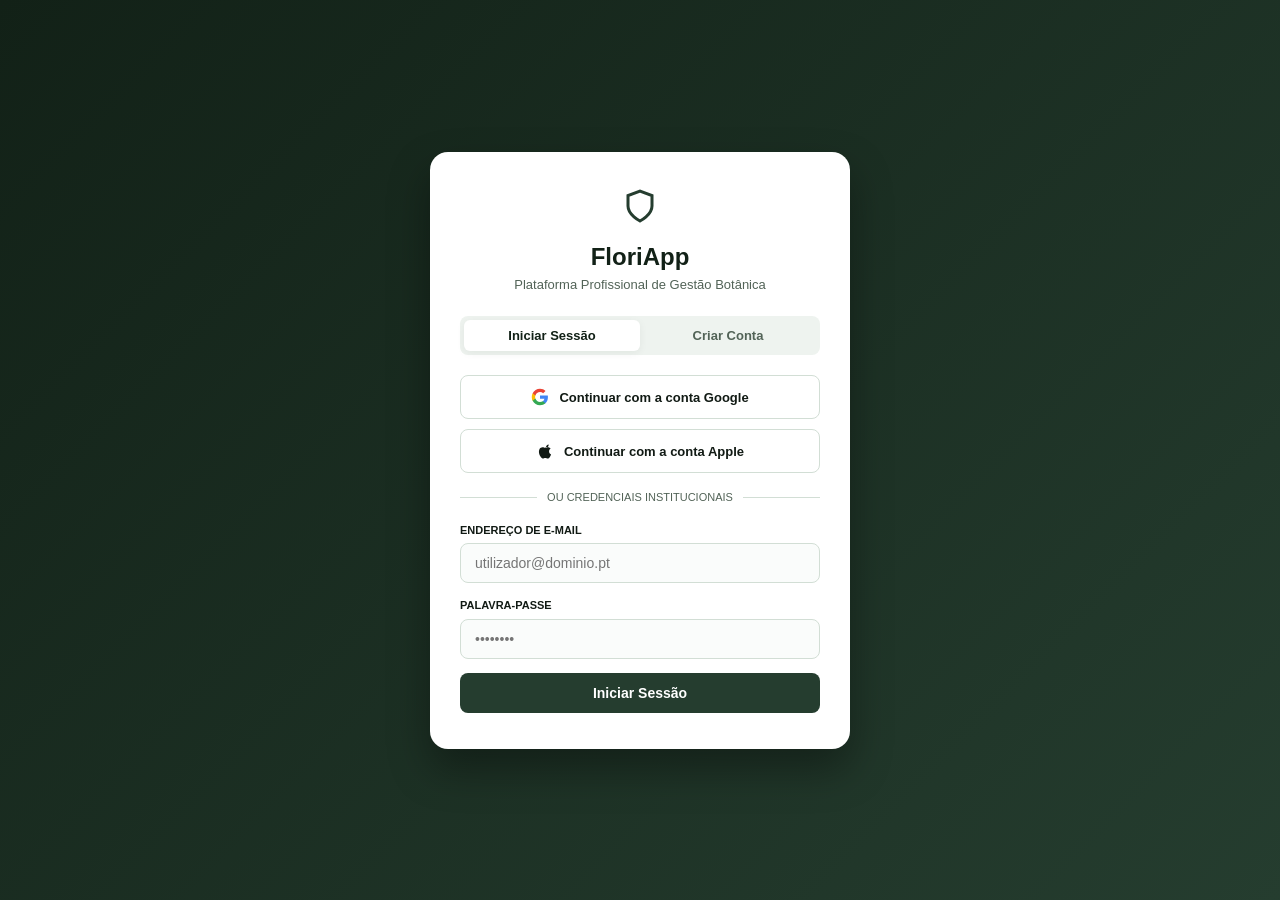
<file: index.html>
<!DOCTYPE html>
<html lang="pt">
<head>
  <meta charset="UTF-8">
  <meta name="viewport" content="width=device-width, initial-scale=1.0">
  <title>FloriApp - Gestão Botânica Profissional</title>

  <!-- PWA, Favicons e Cores (Apontados para assets/icons/) -->
  <link rel="manifest" href="./manifest.json">
  <link rel="icon" type="image/svg+xml" href="./assets/icons/icon-192.svg">
  <link rel="apple-touch-icon" href="./assets/icons/icon-192.svg">
  <meta name="theme-color" content="#122117">

  <link rel="stylesheet" href="css/main.css">
</head>
<body>

  <!-- ========================================== -->
  <!-- ECRÃ DE AUTENTICAÇÃO                       -->
  <!-- ========================================== -->
  <section id="auth-screen" class="auth-wrapper">
    <div class="auth-card">
      <div class="auth-header">
        <svg width="36" height="36" viewBox="0 0 24 24" fill="none" stroke="#253d2f" stroke-width="2"><path d="M12 22s8-4 8-10V5l-8-3-8 3v7c0 6 8 10 8 10z"/></svg>
        <h1>FloriApp</h1>
        <p>Plataforma Profissional de Gestão Botânica</p>
      </div>

      <div class="auth-tabs">
        <button type="button" class="auth-tab-btn active" id="tab-login-btn">Iniciar Sessão</button>
        <button type="button" class="auth-tab-btn" id="tab-register-btn">Criar Conta</button>
      </div>

      <div class="auth-body">
        <button type="button" class="btn-social" id="btn-login-google">
          <svg width="18" height="18" viewBox="0 0 24 24"><path fill="#4285F4" d="M22.56 12.25c0-.78-.07-1.53-.2-2.25H12v4.26h5.92c-.26 1.37-1.04 2.53-2.21 3.31v2.77h3.57c2.08-1.92 3.28-4.74 3.28-8.09z"/><path fill="#34A853" d="M12 23c2.97 0 5.46-.98 7.28-2.66l-3.57-2.77c-.98.66-2.23 1.06-3.71 1.06-2.86 0-5.29-1.93-6.16-4.53H2.18v2.84C3.99 20.53 7.7 23 12 23z"/><path fill="#FBBC05" d="M5.84 14.09c-.22-.66-.35-1.36-.35-2.09s.13-1.43.35-2.09V7.06H2.18C1.43 8.55 1 10.22 1 12s.43 3.45 1.18 4.94l2.85-2.22.81-.63z"/><path fill="#EA4335" d="M12 5.38c1.62 0 3.06.56 4.21 1.64l3.15-3.15C17.45 2.09 14.97 1 12 1 7.7 1 3.99 3.47 2.18 7.06l3.66 2.84c.87-2.6 3.3-4.52 6.16-4.52z"/></svg>
          Continuar com a conta Google
        </button>

        <button type="button" class="btn-social" id="btn-login-apple">
          <svg width="18" height="18" viewBox="0 0 24 24" fill="currentColor"><path d="M18.71 19.5c-.83 1.24-1.71 2.45-3.05 2.47-1.34.03-1.77-.79-3.29-.79-1.53 0-2 .77-3.27.82-1.31.05-2.3-1.32-3.14-2.53C4.25 17 2.94 12.45 4.7 9.39c.87-1.52 2.43-2.48 4.12-2.51 1.28-.02 2.5.87 3.29.87.78 0 2.26-1.07 3.81-.91.65.03 2.47.26 3.64 1.98-.09.06-2.17 1.28-2.15 3.81.03 3.02 2.65 4.03 2.68 4.04-.03.07-.42 1.44-1.38 2.83M15.97 6.32c.62-.75 1.04-1.8 0.93-2.85-.9.04-2 .6-2.65 1.36-.58.68-1.09 1.76-.95 2.8.01 0 .03 0 .05 0 1 0 2.01-.56 2.62-1.31z"/></svg>
          Continuar com a conta Apple
        </button>

        <div class="divider">
          <span>ou credenciais institucionais</span>
        </div>

        <form id="form-auth" onsubmit="event.preventDefault(); window.handleLogin();">
          <div class="form-group" id="group-name" style="display: none;">
            <label for="auth-name">Nome Completo</label>
            <input type="text" id="auth-name" placeholder="José Clemente">
          </div>
          <div class="form-group">
            <label for="auth-email">Endereço de E-mail</label>
            <input type="email" id="auth-email" placeholder="utilizador@dominio.pt" required>
          </div>
          <div class="form-group">
            <label for="auth-password">Palavra-passe</label>
            <input type="password" id="auth-password" placeholder="••••••••" required>
          </div>
          <button type="submit" class="btn btn-primary" id="auth-submit-btn">Iniciar Sessão</button>
        </form>
      </div>
    </div>
  </section>

  <!-- ========================================== -->
  <!-- APLICAÇÃO PRINCIPAL                        -->
  <!-- ========================================== -->
  <div id="app-screen" class="app-wrapper hidden">
    
    <header class="main-header">
      <div class="header-content">
        <div class="brand">
          <svg width="22" height="22" viewBox="0 0 24 24" fill="none" stroke="currentColor" stroke-width="2"><path d="M12 2a10 10 0 0 1 10 10c0 5.5-4.5 10-10 10S2 17.5 2 12A10 10 0 0 1 12 2z"/></svg>
          <span>FloriApp</span>
        </div>
      </div>
    </header>

    <main class="container">
      <!-- INÍCIO -->
      <section id="inicio" class="tab-content active">
        <div class="premium-promo-card">
          <h3>Edição Profissional Premium</h3>
          <p>Potencie a gestão da sua coleção com o plano avançado da FloriApp.</p>
          <ul class="premium-features-list">
            <li>✓ Registo de espécimes ilimitado</li>
            <li>✓ Diagnósticos avançados e alertas de rega automáticos</li>
            <li>✓ Suporte técnico prioritário</li>
          </ul>
          <button class="btn btn-gold" id="btn-go-premium" style="width: auto; padding: 8px 18px; font-size: 12px;">Desbloquear Premium</button>
        </div>

        <div style="margin-bottom: 16px;">
          <h2 style="font-size: 18px; color: var(--primary-dark);">Tarefas Pendentes</h2>
          <p style="font-size: 12px; color: var(--text-muted);">Exemplares que necessitam de irrigação imediata.</p>
        </div>
        <div id="home-watering-list" class="cards-grid"></div>
      </section>

      <!-- JARDIM -->
      <section id="jardim" class="tab-content">
        <div style="margin-bottom: 16px;">
          <h2 style="font-size: 18px; color: var(--primary-dark);">O Meu Jardim</h2>
          <p style="font-size: 12px; color: var(--text-muted);">Gestão por divisões e especificações técnicas.</p>
        </div>

        <div id="jardim-list" class="cards-grid"></div>
      </section>

      <!-- CATÁLOGO -->
      <section id="catalogo" class="tab-content">
        <div style="margin-bottom: 16px;">
          <h2 style="font-size: 18px; color: var(--primary-dark);">Registo Botânico</h2>
          <p style="font-size: 12px; color: var(--text-muted);">Introdução de novos exemplares na base de dados.</p>
        </div>

        <div class="card">
          <form id="form-add-plant" onsubmit="event.preventDefault(); window.handleAddPlant();">
            <div class="form-group">
              <label for="plant-name">Designação da Planta</label>
              <input type="text" id="plant-name" placeholder="Ex: Monstera da Sala" required>
            </div>

            <div class="form-group">
              <label for="plant-species">Nome Científico / Espécie</label>
              <input type="text" id="plant-species" placeholder="Ex: Monstera deliciosa" required>
            </div>

            <div class="form-group">
              <label for="plant-location">Localização / Divisão</label>
              <select id="plant-location" required>
                <option value="Sala">Sala de Estar</option>
                <option value="Cozinha">Cozinha</option>
                <option value="Varanda">Varanda / Exterior</option>
                <option value="Quarto">Quarto</option>
              </select>
            </div>

            <button type="submit" class="btn btn-primary">Registar Exemplar</button>
          </form>
        </div>
      </section>

      <!-- PERFIL E CONTA -->
      <section id="perfil" class="tab-content">
        <div style="margin-bottom: 16px;">
          <h2 style="font-size: 18px; color: var(--primary-dark);">Definições de Conta</h2>
        </div>

        <div class="card profile-card">
          <div class="avatar" id="profile-avatar">JC</div>
          <div class="profile-info">
            <h3 id="profile-name">José Clemente</h3>
            <p id="profile-email">jose.clemente@email.pt</p>
            <span class="badge badge-free" id="profile-badge">Plano Standard (Até 5 exemplares)</span>
          </div>
        </div>

        <div class="card" id="upgrade-section">
          <h3 style="font-size: 15px; margin-bottom: 6px;">Método de Pagamento & Premium</h3>
          <p style="font-size: 12px; color: var(--text-muted); margin-bottom: 14px;">Adicione um cartão de crédito para ativar a Subscrição Premium.</p>
          
          <form id="form-payment" onsubmit="event.preventDefault(); window.handlePayment();">
            <div class="form-group">
              <label for="card-holder">Nome no Cartão</label>
              <input type="text" id="card-holder" placeholder="José Clemente" required>
            </div>
            <div class="form-group">
              <label for="card-number">Número do Cartão</label>
              <input type="text" id="card-number" placeholder="4000 1234 5678 9010" required>
            </div>
            <div style="display: flex; gap: 10px;">
              <div class="form-group" style="flex: 1;">
                <label for="card-exp">Validade</label>
                <input type="text" id="card-exp" placeholder="MM/AA" required>
              </div>
              <div class="form-group" style="flex: 1;">
                <label for="card-cvv">CVV</label>
                <input type="password" id="card-cvv" placeholder="123" required>
              </div>
            </div>
            <button type="submit" class="btn btn-gold">Ativar Subscrição Premium (9.99€/mês)</button>
          </form>
        </div>

        <div class="card">
          <button type="button" class="btn btn-danger-outline" id="btn-remove-card" style="display: none;" onclick="window.handleRemoveCard()">Retirar Cartão Guardado</button>
          <button type="button" class="btn btn-primary" id="btn-logout" onclick="window.handleLogout()" style="margin-top: 10px; background-color: #8c2a2a;">Terminar Sessão</button>
        </div>
      </section>
    </main>

    <!-- NAVEGAÇÃO INFERIOR -->
    <nav class="bottom-nav">
      <button class="nav-item active" data-tab="inicio" onclick="window.switchTab('inicio')">
        <svg width="20" height="20" viewBox="0 0 24 24" fill="none" stroke="currentColor" stroke-width="2"><path d="M3 9l9-7 9 7v11a2 2 0 0 1-2 2H5a2 2 0 0 1-2-2z"/><polyline points="9 22 9 12 15 12 15 22"/></svg>
        <span class="nav-label">Início</span>
      </button>
      <button class="nav-item" data-tab="jardim" onclick="window.switchTab('jardim')">
        <svg width="20" height="20" viewBox="0 0 24 24" fill="none" stroke="currentColor" stroke-width="2"><path d="M12 2a10 10 0 0 0-10 10c0 5.5 4.5 10 10 10s10-4.5 10-10A10 10 0 0 0 12 2z"/><path d="M12 8v8"/></svg>
        <span class="nav-label">Jardim</span>
      </button>
      <button class="nav-item" data-tab="catalogo" onclick="window.switchTab('catalogo')">
        <svg width="20" height="20" viewBox="0 0 24 24" fill="none" stroke="currentColor" stroke-width="2"><path d="M4 19.5A2.5 2.5 0 0 1 6.5 17H20"/><path d="M6.5 2H20v20H6.5A2.5 2.5 0 0 1 4 19.5v-15A2.5 2.5 0 0 1 6.5 2z"/></svg>
        <span class="nav-label">Catálogo</span>
      </button>
      <button class="nav-item" data-tab="perfil" onclick="window.switchTab('perfil')">
        <svg width="20" height="20" viewBox="0 0 24 24" fill="none" stroke="currentColor" stroke-width="2"><path d="M20 21v-2a4 4 0 0 0-4-4H8a4 4 0 0 0-4 4v2"/><circle cx="12" cy="7" r="4"/></svg>
        <span class="nav-label">Conta</span>
      </button>
    </nav>
  </div>

  <!-- SCRIPT QUE REGISTA O SERVICE WORKER PWA -->
  <script src="js/register-sw.js"></script>
  <script src="js/app.js"></script>
</body>
</html>
</file>
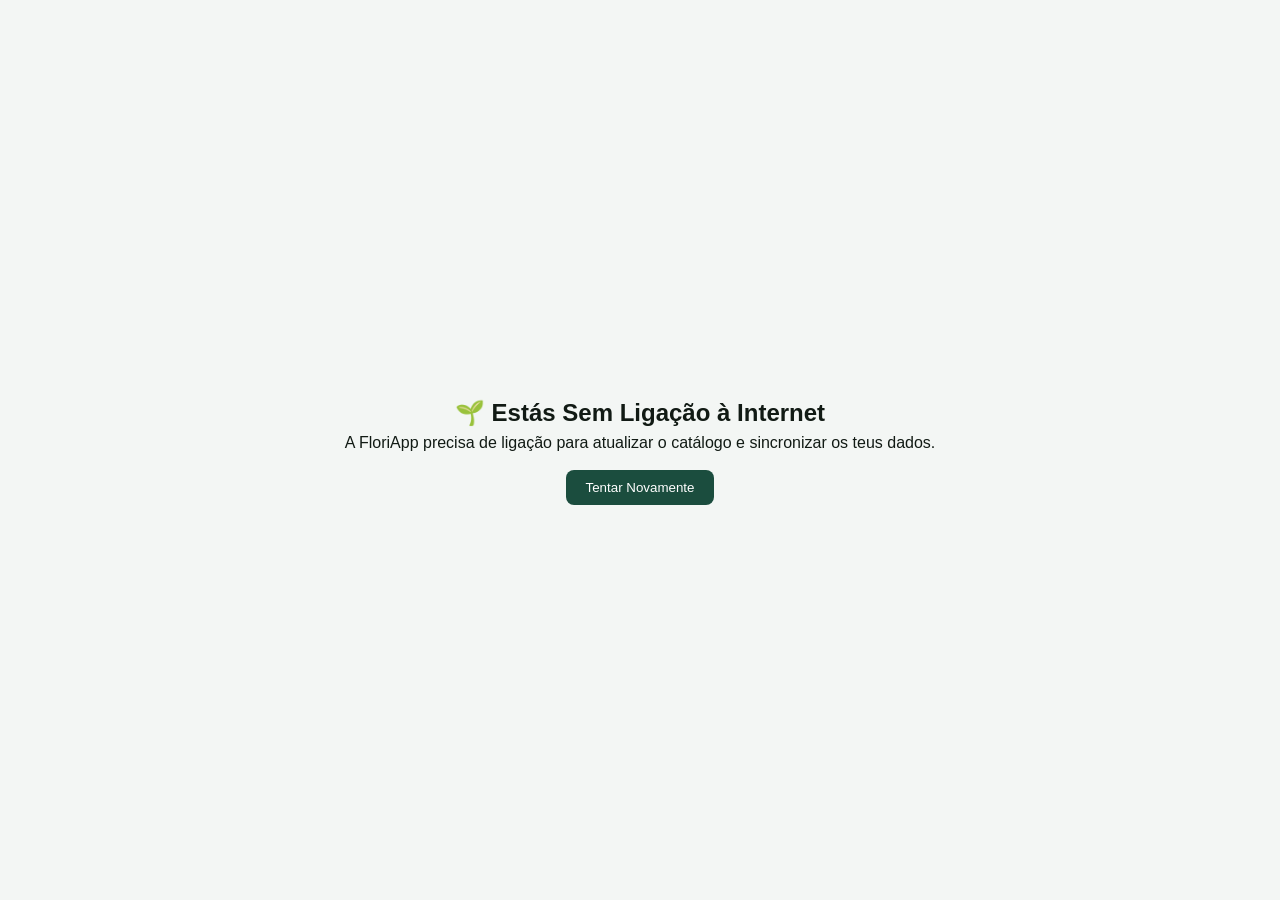
<file: offline.html>
<!DOCTYPE html>
<html lang="pt">
<head>
  <meta charset="UTF-8">
  <meta name="viewport" content="width=device-width, initial-scale=1.0">
  <title>FloriApp - Sem Ligação</title>
  <link rel="stylesheet" href="css/main.css">
</head>
<body style="display: flex; flex-direction: column; align-items: center; justify-content: center; height: 100vh; text-align: center; padding: 20px;">
  <h2>🌱 Estás Sem Ligação à Internet</h2>
  <p>A FloriApp precisa de ligação para atualizar o catálogo e sincronizar os teus dados.</p>
  <button onclick="window.location.reload()" style="margin-top: 15px; padding: 10px 20px; background: #1b4d3e; color: white; border: none; border-radius: 8px;">Tentar Novamente</button>
</body>
</html>
</file>
<file: css/main.css>
:root {
  --primary-dark: #122117;
  --primary: #1b2d23;
  --primary-militar: #253d2f;
  --primary-light: #314f3e;
  --accent-gold: #c5a038;
  --bg-main: #f3f6f4;
  --surface: #ffffff;
  --text-primary: #111a14;
  --text-muted: #526357;
  --border: #d2ded5;
  --radius-sm: 8px;
  --radius-md: 12px;
  --radius-lg: 18px;
  --shadow-sm: 0 2px 8px rgba(18, 33, 23, 0.06);
  --shadow-md: 0 10px 25px rgba(18, 33, 23, 0.12);
}

* {
  box-sizing: border-box;
  margin: 0;
  padding: 0;
  font-family: -apple-system, BlinkMacSystemFont, "Segoe UI", Roboto, Helvetica, Arial, sans-serif;
}

body {
  background-color: var(--bg-main);
  color: var(--text-primary);
  line-height: 1.5;
  -webkit-font-smoothing: antialiased;
}

.hidden {
  display: none !important;
}

.auth-wrapper {
  min-height: 100vh;
  background: linear-gradient(135deg, var(--primary-dark) 0%, var(--primary-militar) 100%);
  display: flex;
  align-items: center;
  justify-content: center;
  padding: 24px 16px;
}

.auth-card {
  background: var(--surface);
  width: 100%;
  max-width: 420px;
  padding: 36px 30px;
  border-radius: var(--radius-lg);
  box-shadow: 0 20px 40px rgba(0, 0, 0, 0.35);
}

.auth-header {
  text-align: center;
  margin-bottom: 22px;
}

.auth-header h1 {
  font-size: 24px;
  color: var(--primary-dark);
  font-weight: 700;
  margin-top: 8px;
}

.auth-header p {
  color: var(--text-muted);
  font-size: 13px;
}

.auth-tabs {
  display: flex;
  background: #eef3ef;
  border-radius: var(--radius-sm);
  padding: 4px;
  margin-bottom: 20px;
}

.auth-tab-btn {
  flex: 1;
  background: none;
  border: none;
  padding: 8px;
  font-size: 13px;
  font-weight: 600;
  color: var(--text-muted);
  cursor: pointer;
  border-radius: 6px;
}

.auth-tab-btn.active {
  background: var(--surface);
  color: var(--primary-dark);
  box-shadow: var(--shadow-sm);
}

.btn-social {
  width: 100%;
  height: 44px;
  border: 1px solid var(--border);
  border-radius: var(--radius-sm);
  background: var(--surface);
  color: var(--text-primary);
  font-weight: 600;
  font-size: 13px;
  display: flex;
  align-items: center;
  justify-content: center;
  gap: 10px;
  cursor: pointer;
  margin-bottom: 10px;
}

.divider {
  display: flex;
  align-items: center;
  text-align: center;
  margin: 16px 0;
  color: var(--text-muted);
  font-size: 11px;
  text-transform: uppercase;
}

.divider::before, .divider::after {
  content: '';
  flex: 1;
  border-bottom: 1px solid var(--border);
}

.divider span {
  padding: 0 10px;
}

.form-group {
  margin-bottom: 14px;
}

.form-group label {
  display: block;
  font-size: 11px;
  font-weight: 600;
  margin-bottom: 5px;
  text-transform: uppercase;
}

.form-group input, .form-group select {
  width: 100%;
  padding: 11px 14px;
  border: 1px solid var(--border);
  border-radius: var(--radius-sm);
  font-size: 14px;
  outline: none;
  background-color: #fafcfb;
}

.btn {
  width: 100%;
  padding: 12px;
  border: none;
  border-radius: var(--radius-sm);
  font-weight: 600;
  font-size: 14px;
  cursor: pointer;
}

.btn-primary {
  background-color: var(--primary-militar);
  color: white;
}

.btn-gold {
  background-color: var(--accent-gold);
  color: white;
}

.btn-danger-outline {
  background: transparent;
  border: 1px solid #c93b3b;
  color: #c93b3b;
  margin-top: 10px;
}

.app-wrapper {
  padding-bottom: 84px;
}

.main-header {
  background-color: var(--primary-dark);
  color: white;
  padding: 16px 20px;
  position: sticky;
  top: 0;
  z-index: 1000;
}

.header-content {
  max-width: 600px;
  margin: 0 auto;
  display: flex;
  justify-content: space-between;
  align-items: center;
}

.brand {
  display: flex;
  align-items: center;
  gap: 10px;
  font-weight: 700;
  font-size: 18px;
}

.container {
  max-width: 600px;
  margin: 0 auto;
  padding: 24px 16px;
}

.tab-content {
  display: none;
}

.tab-content.active {
  display: block;
}

.premium-promo-card {
  background: linear-gradient(135deg, #1b3a27 0%, #294d36 100%);
  color: white;
  border-radius: var(--radius-md);
  padding: 22px;
  margin-bottom: 22px;
  box-shadow: var(--shadow-md);
}

.premium-promo-card h3 {
  font-size: 18px;
  font-weight: 700;
  margin-bottom: 6px;
  color: #e3f2e7;
}

.premium-promo-card p {
  font-size: 13px;
  opacity: 0.92;
  margin-bottom: 14px;
}

.premium-features-list {
  list-style: none;
  margin-bottom: 18px;
}

.premium-features-list li {
  font-size: 12px;
  display: flex;
  align-items: center;
  gap: 8px;
  margin-bottom: 6px;
}

.card {
  background: var(--surface);
  border-radius: var(--radius-md);
  padding: 18px;
  margin-bottom: 14px;
  box-shadow: var(--shadow-sm);
  border: 1px solid var(--border);
}

.cards-grid {
  display: flex;
  flex-direction: column;
  gap: 12px;
}

.plant-card {
  display: flex;
  justify-content: space-between;
  align-items: center;
  transition: opacity 0.4s ease, transform 0.4s ease;
}

.plant-card.fade-out {
  opacity: 0;
  transform: scale(0.95);
  pointer-events: none;
}

.plant-card.watered-success {
  background-color: #f0f7f2;
  border-color: #b8dac1;
}

.plant-actions {
  display: flex;
  gap: 8px;
}

.btn-action {
  padding: 8px 14px;
  font-size: 12px;
  border-radius: var(--radius-sm);
  border: none;
  background: var(--primary-militar);
  color: white;
  font-weight: 600;
  cursor: pointer;
}

.btn-rip {
  padding: 8px 12px;
  font-size: 12px;
  border-radius: var(--radius-sm);
  border: 1px solid var(--border);
  background: #fafcfb;
  color: #8c2a2a;
  font-weight: 600;
  cursor: pointer;
}

.profile-card {
  display: flex;
  align-items: center;
  gap: 15px;
}

.avatar {
  width: 48px;
  height: 48px;
  border-radius: 50%;
  background: var(--primary-militar);
  color: white;
  display: flex;
  align-items: center;
  justify-content: center;
  font-weight: 700;
}

.badge {
  display: inline-block;
  padding: 4px 10px;
  font-size: 11px;
  font-weight: 600;
  border-radius: 4px;
  margin-top: 6px;
}

.badge-free {
  background: #e8f0eb;
  color: var(--primary-dark);
}

.badge-premium {
  background: #fcf6db;
  color: #8c7314;
}

.bottom-nav {
  position: fixed;
  bottom: 0;
  left: 0;
  right: 0;
  height: 64px;
  background: var(--surface);
  border-top: 1px solid var(--border);
  display: flex;
  justify-content: space-around;
  align-items: center;
  z-index: 1000;
}

.nav-item {
  border: none;
  background: none;
  display: flex;
  flex-direction: column;
  align-items: center;
  color: var(--text-muted);
  cursor: pointer;
  flex: 1;
}

.nav-label {
  font-size: 11px;
  margin-top: 3px;
  font-weight: 500;
}

.nav-item.active {
  color: var(--primary-militar);
}

.nav-item.active .nav-label {
  font-weight: 700;
}
</file>
